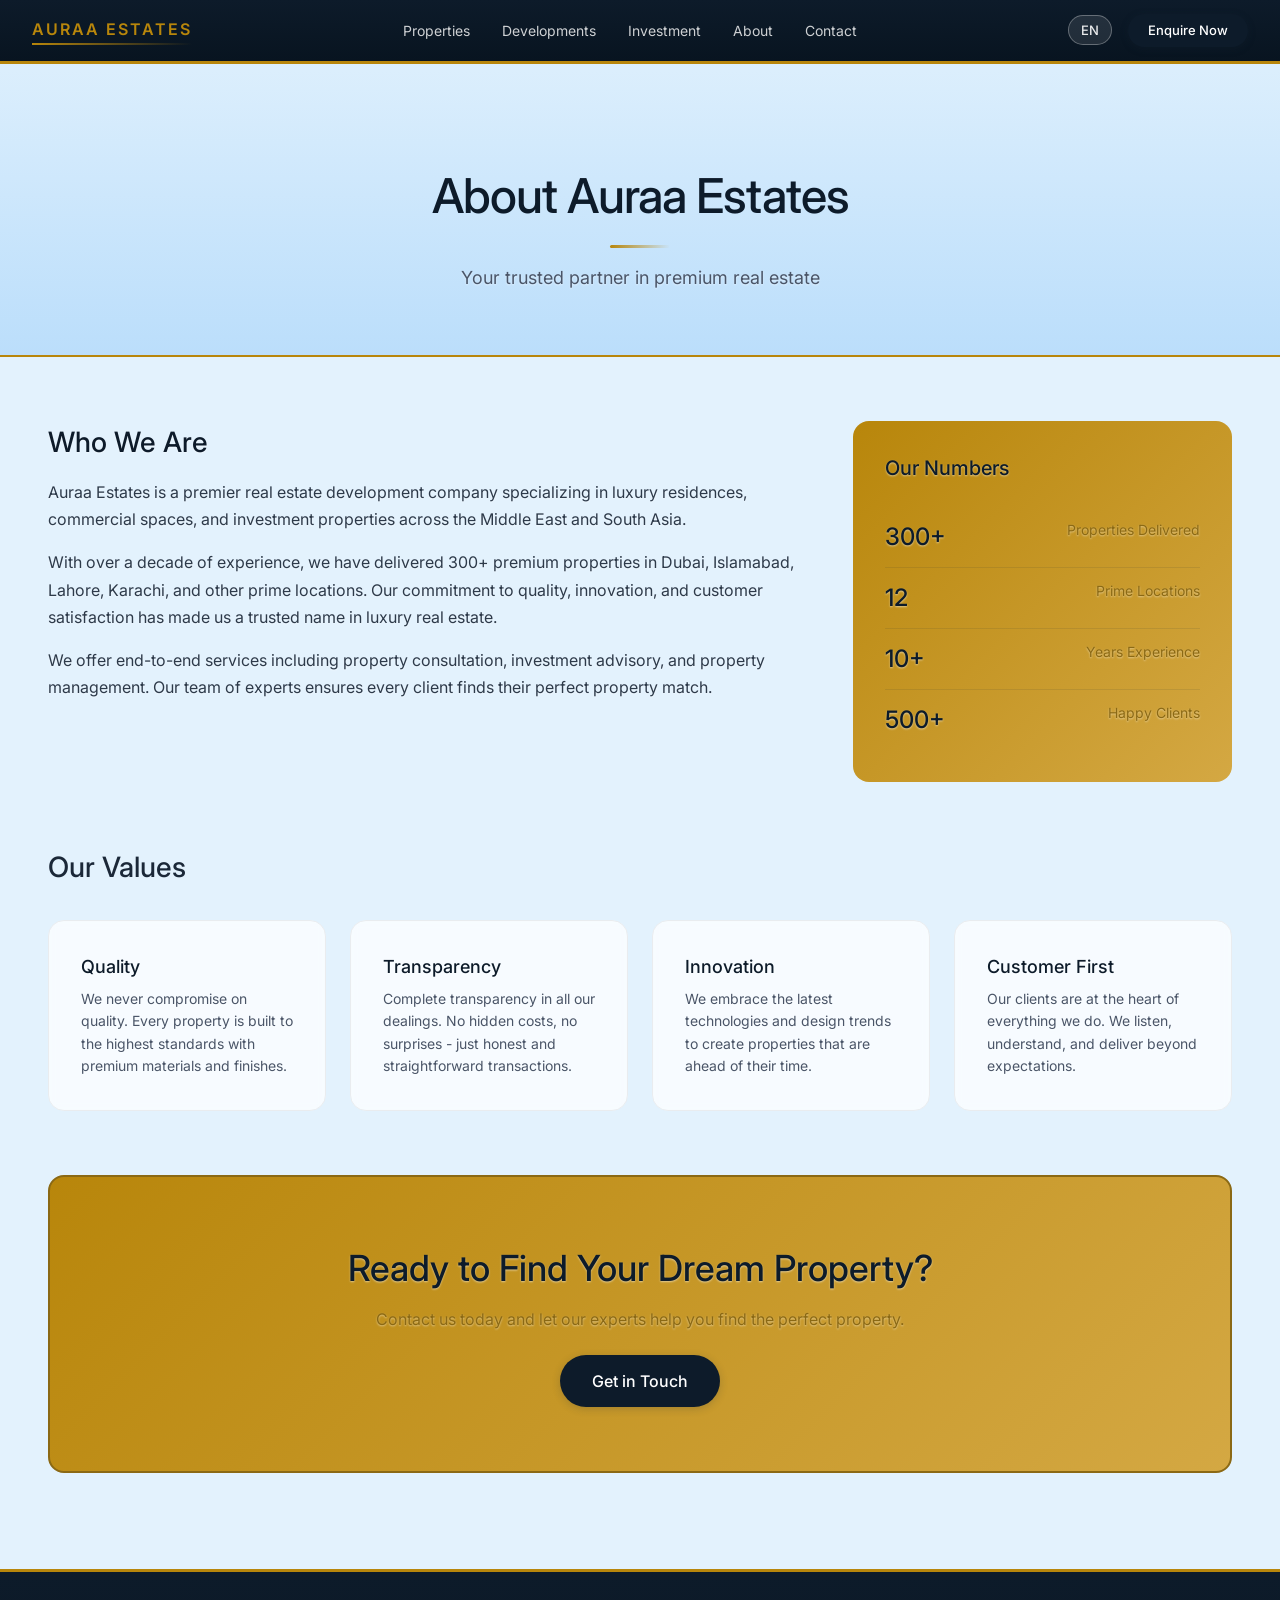
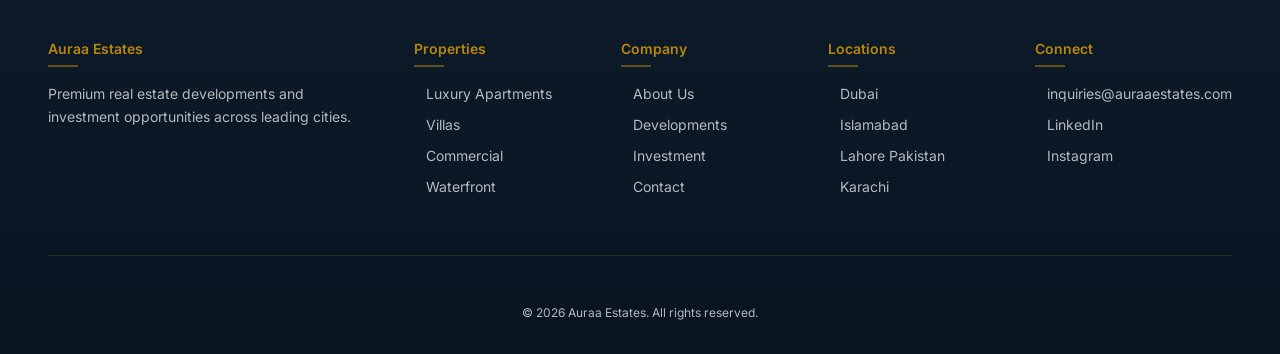
<file: about.html>
<!DOCTYPE html>
<html lang="en">
<head>
  <meta charset="UTF-8">
  <meta name="viewport" content="width=device-width, initial-scale=1.0">
  <title>About | Auraa Estates</title>
  <meta name="description" content="Learn about Auraa Estates - your trusted partner in premium real estate development and investment.">
  <link rel="icon" type="image/svg+xml" href="favicon.svg">
  <link rel="preconnect" href="https://fonts.googleapis.com">
  <link rel="preconnect" href="https://fonts.gstatic.com" crossorigin>
  <link href="https://fonts.googleapis.com/css2?family=Inter:wght@300;400;500;600&display=swap" rel="stylesheet">
  <link rel="stylesheet" href="style.css">
</head>
<body>

  <!-- Top Navigation -->
  <nav class="top-nav" id="topNav">
    <div class="nav-inner">
      <a href="index.html" class="nav-wordmark">AURAA ESTATES</a>
      <div class="nav-links" id="navLinks">
        <a href="properties.html" class="nav-link">Properties</a>
        <a href="developments.html" class="nav-link">Developments</a>
        <a href="investment.html" class="nav-link">Investment</a>
        <a href="about.html" class="nav-link active">About</a>
        <a href="mailto:inquiries@auraaestates.com?subject=Inquiry%20from%20Website" class="nav-link">Contact</a>
      </div>
      <div class="nav-right">
        <button class="lang-toggle" id="langToggle">EN</button>
        <a href="mailto:inquiries@auraaestates.com?subject=Inquiry%20from%20Website" class="btn btn-primary nav-cta">Enquire Now</a>
      </div>
      <button class="hamburger" id="hamburger" aria-label="Toggle navigation">
        <span></span><span></span><span></span>
      </button>
    </div>
  </nav>

  <!-- Mobile Nav Overlay -->
  <div class="mobile-nav-overlay" id="mobileNav">
    <div class="mobile-nav-content">
      <a href="properties.html" class="mobile-nav-link">Properties</a>
      <a href="developments.html" class="mobile-nav-link">Developments</a>
      <a href="investment.html" class="mobile-nav-link">Investment</a>
      <a href="about.html" class="mobile-nav-link">About</a>
      <a href="mailto:inquiries@auraaestates.com?subject=Inquiry%20from%20Website" class="mobile-nav-link">Contact</a>
      <a href="mailto:inquiries@auraaestates.com?subject=Inquiry%20from%20Website" class="btn btn-primary mobile-cta">Enquire Now</a>
    </div>
  </div>

  <!-- Page Hero -->
  <section class="page-hero">
    <div class="page-hero-inner">
      <h1 class="page-title">About Auraa Estates</h1>
      <p class="page-subtitle">Your trusted partner in premium real estate</p>
    </div>
  </section>

  <!-- About Content -->
  <section class="page-content">
    <div class="page-content-inner">
      <div class="about-full">
        <div class="about-main">
          <h2>Who We Are</h2>
          <p>Auraa Estates is a premier real estate development company specializing in luxury residences, commercial spaces, and investment properties across the Middle East and South Asia.</p>
          <p>With over a decade of experience, we have delivered 300+ premium properties in Dubai, Islamabad, Lahore, Karachi, and other prime locations. Our commitment to quality, innovation, and customer satisfaction has made us a trusted name in luxury real estate.</p>
          <p>We offer end-to-end services including property consultation, investment advisory, and property management. Our team of experts ensures every client finds their perfect property match.</p>
        </div>
        <div class="about-sidebar">
          <div class="about-stats-card">
            <h3>Our Numbers</h3>
            <div class="about-stat">
              <span class="about-stat-number">300+</span>
              <span class="about-stat-label">Properties Delivered</span>
            </div>
            <div class="about-stat">
              <span class="about-stat-number">12</span>
              <span class="about-stat-label">Prime Locations</span>
            </div>
            <div class="about-stat">
              <span class="about-stat-number">10+</span>
              <span class="about-stat-label">Years Experience</span>
            </div>
            <div class="about-stat">
              <span class="about-stat-number">500+</span>
              <span class="about-stat-label">Happy Clients</span>
            </div>
          </div>
        </div>
      </div>

      <!-- Values -->
      <div class="values-section">
        <h2>Our Values</h2>
        <div class="values-grid">
          <div class="value-card">
            <h3>Quality</h3>
            <p>We never compromise on quality. Every property is built to the highest standards with premium materials and finishes.</p>
          </div>
          <div class="value-card">
            <h3>Transparency</h3>
            <p>Complete transparency in all our dealings. No hidden costs, no surprises - just honest and straightforward transactions.</p>
          </div>
          <div class="value-card">
            <h3>Innovation</h3>
            <p>We embrace the latest technologies and design trends to create properties that are ahead of their time.</p>
          </div>
          <div class="value-card">
            <h3>Customer First</h3>
            <p>Our clients are at the heart of everything we do. We listen, understand, and deliver beyond expectations.</p>
          </div>
        </div>
      </div>

      <!-- CTA -->
      <div class="about-cta">
        <h2>Ready to Find Your Dream Property?</h2>
        <p>Contact us today and let our experts help you find the perfect property.</p>
        <a href="mailto:inquiries@auraaestates.com?subject=General%20Inquiry" class="btn btn-primary btn-lg">Get in Touch</a>
      </div>
    </div>
  </section>

  <!-- Footer -->
  <footer class="footer">
    <div class="footer-inner">
      <div class="footer-col">
        <h4 class="footer-heading">Auraa Estates</h4>
        <p class="footer-text">Premium real estate developments and investment opportunities across leading cities.</p>
      </div>
      <div class="footer-col">
        <h4 class="footer-heading">Properties</h4>
        <a href="properties.html" class="footer-link">Luxury Apartments</a>
        <a href="properties.html" class="footer-link">Villas</a>
        <a href="properties.html" class="footer-link">Commercial</a>
        <a href="properties.html" class="footer-link">Waterfront</a>
      </div>
      <div class="footer-col">
        <h4 class="footer-heading">Company</h4>
        <a href="about.html" class="footer-link">About Us</a>
        <a href="developments.html" class="footer-link">Developments</a>
        <a href="investment.html" class="footer-link">Investment</a>
        <a href="mailto:inquiries@auraaestates.com?subject=Inquiry%20from%20Website" class="footer-link">Contact</a>
      </div>
      <div class="footer-col">
        <h4 class="footer-heading">Locations</h4>
        <a href="#" class="footer-link">Dubai</a>
        <a href="#" class="footer-link">Islamabad</a>
        <a href="#" class="footer-link">Lahore Pakistan</a>
        <a href="#" class="footer-link">Karachi</a>
      </div>
      <div class="footer-col">
        <h4 class="footer-heading">Connect</h4>
        <a href="mailto:inquiries@auraaestates.com" class="footer-link">inquiries@auraaestates.com</a>
        <a href="#" class="footer-link">LinkedIn</a>
        <a href="#" class="footer-link">Instagram</a>
      </div>
    </div>
    <div class="footer-bottom">
      <p class="footer-copy">&copy; 2026 Auraa Estates. All rights reserved.</p>
    </div>
  </footer>

  <script>
    document.getElementById('hamburger').addEventListener('click', function() {
      this.classList.toggle('active');
      document.getElementById('mobileNav').classList.toggle('active');
      document.body.classList.toggle('nav-open');
    });
    document.querySelectorAll('.mobile-nav-link, .mobile-cta').forEach(function(link) {
      link.addEventListener('click', function() {
        document.getElementById('hamburger').classList.remove('active');
        document.getElementById('mobileNav').classList.remove('active');
        document.body.classList.remove('nav-open');
      });
    });
    (function() {
      var b = document.createElement('button');
      b.className = 'back-to-top';
      b.innerHTML = '<svg width="20" height="20" viewBox="0 0 24 24" fill="none" stroke="currentColor" stroke-width="2"><path d="M18 15l-6-6-6 6"/></svg>';
      b.setAttribute('aria-label', 'Back to top');
      document.body.appendChild(b);
      window.addEventListener('scroll', function() { b.classList.toggle('visible', window.scrollY > 400); }, { passive: true });
      b.addEventListener('click', function() { window.scrollTo({ top: 0, behavior: 'smooth' }); });
    })();
  </script>
</body>
</html>
</file>
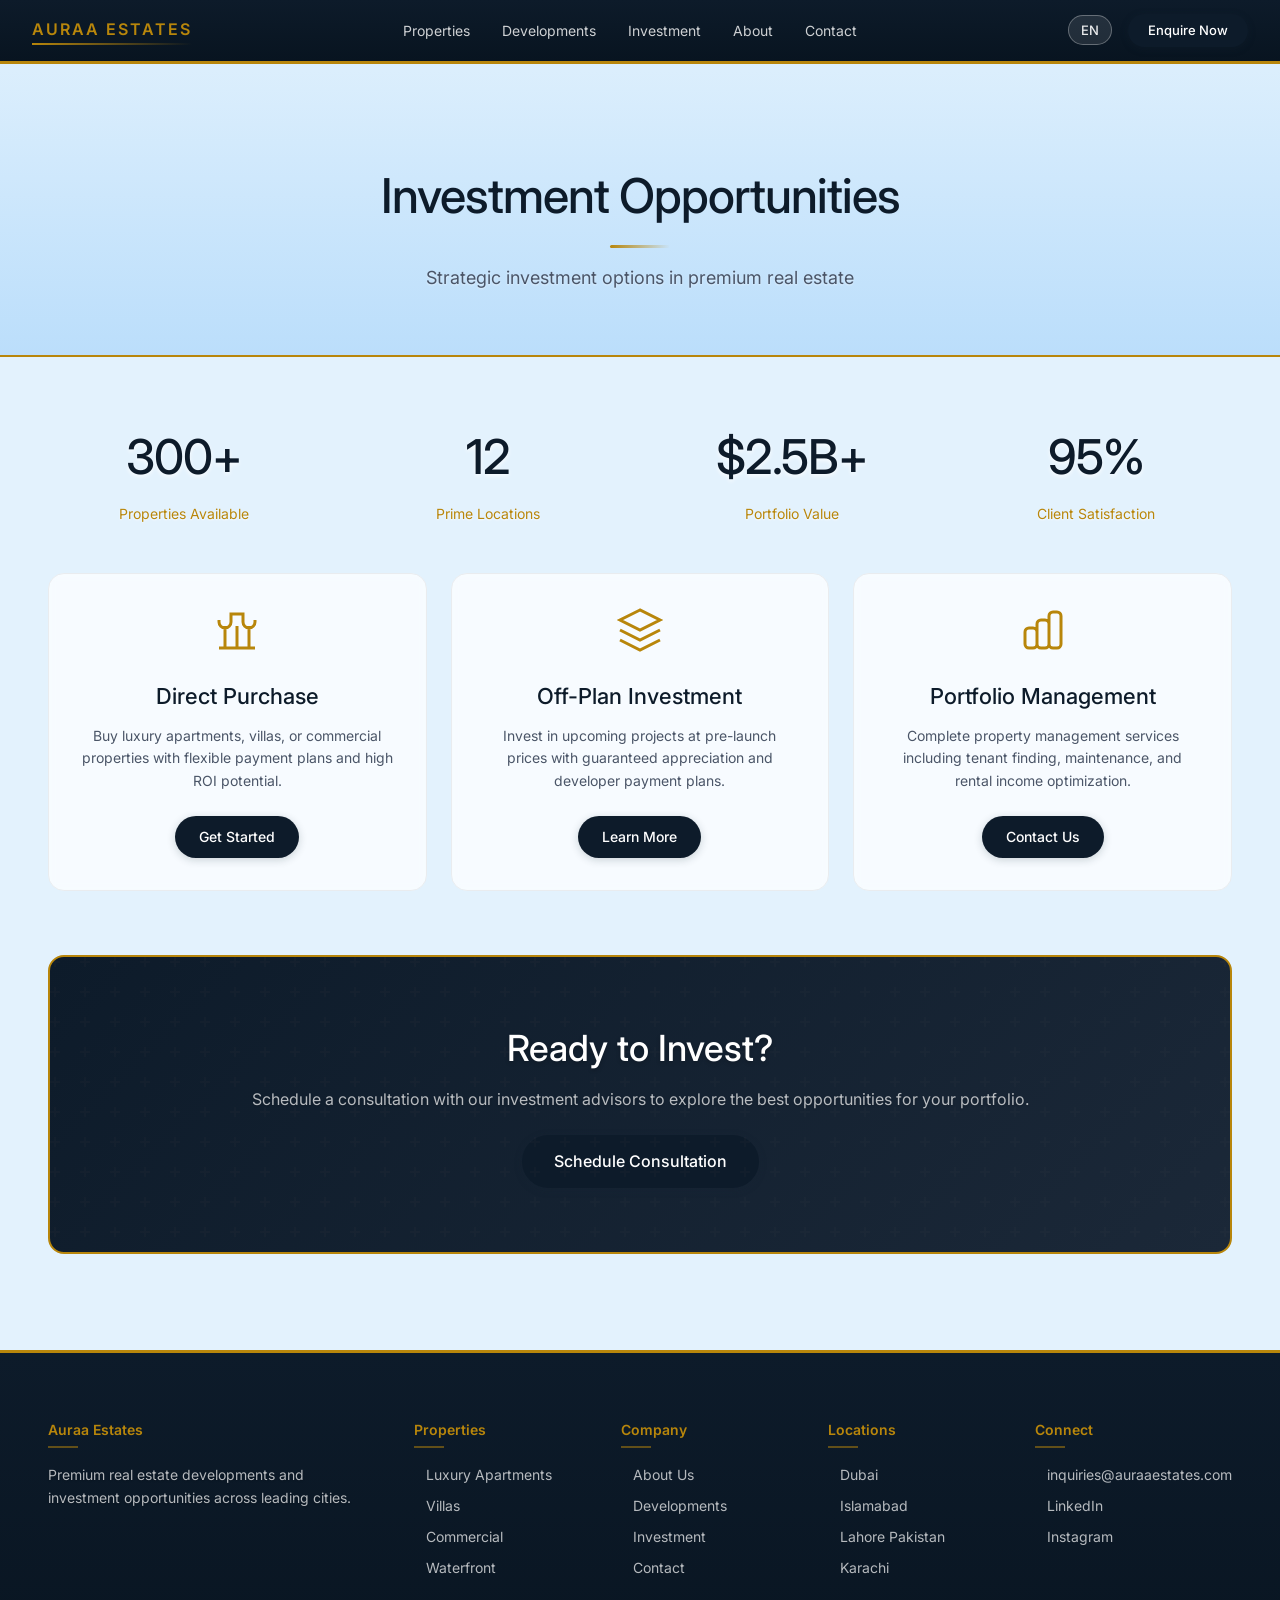
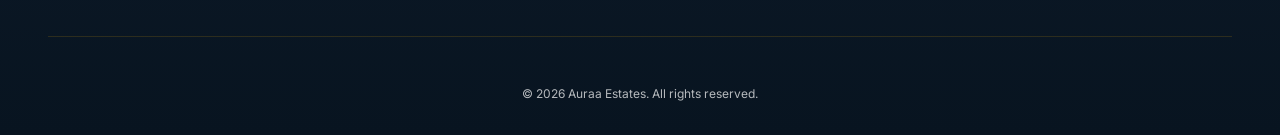
<file: investment.html>
<!DOCTYPE html>
<html lang="en">
<head>
  <meta charset="UTF-8">
  <meta name="viewport" content="width=device-width, initial-scale=1.0">
  <title>Investment | Auraa Estates</title>
  <meta name="description" content="Strategic investment opportunities in premium real estate across Dubai, Islamabad, and Lahore.">
  <link rel="icon" type="image/svg+xml" href="favicon.svg">
  <link rel="preconnect" href="https://fonts.googleapis.com">
  <link rel="preconnect" href="https://fonts.gstatic.com" crossorigin>
  <link href="https://fonts.googleapis.com/css2?family=Inter:wght@300;400;500;600&display=swap" rel="stylesheet">
  <link rel="stylesheet" href="style.css">
</head>
<body>

  <!-- Top Navigation -->
  <nav class="top-nav" id="topNav">
    <div class="nav-inner">
      <a href="index.html" class="nav-wordmark">AURAA ESTATES</a>
      <div class="nav-links" id="navLinks">
        <a href="properties.html" class="nav-link">Properties</a>
        <a href="developments.html" class="nav-link">Developments</a>
        <a href="investment.html" class="nav-link active">Investment</a>
        <a href="about.html" class="nav-link">About</a>
        <a href="mailto:inquiries@auraaestates.com?subject=Inquiry%20from%20Website" class="nav-link">Contact</a>
      </div>
      <div class="nav-right">
        <button class="lang-toggle" id="langToggle">EN</button>
        <a href="mailto:inquiries@auraaestates.com?subject=Inquiry%20from%20Website" class="btn btn-primary nav-cta">Enquire Now</a>
      </div>
      <button class="hamburger" id="hamburger" aria-label="Toggle navigation">
        <span></span><span></span><span></span>
      </button>
    </div>
  </nav>

  <!-- Mobile Nav Overlay -->
  <div class="mobile-nav-overlay" id="mobileNav">
    <div class="mobile-nav-content">
      <a href="properties.html" class="mobile-nav-link">Properties</a>
      <a href="developments.html" class="mobile-nav-link">Developments</a>
      <a href="investment.html" class="mobile-nav-link">Investment</a>
      <a href="about.html" class="mobile-nav-link">About</a>
      <a href="mailto:inquiries@auraaestates.com?subject=Inquiry%20from%20Website" class="mobile-nav-link">Contact</a>
      <a href="mailto:inquiries@auraaestates.com?subject=Inquiry%20from%20Website" class="btn btn-primary mobile-cta">Enquire Now</a>
    </div>
  </div>

  <!-- Page Hero -->
  <section class="page-hero">
    <div class="page-hero-inner">
      <h1 class="page-title">Investment Opportunities</h1>
      <p class="page-subtitle">Strategic investment options in premium real estate</p>
    </div>
  </section>

  <!-- Investment Stats -->
  <section class="page-content">
    <div class="page-content-inner">
      <div class="investment-stats">
        <div class="stat-item">
          <span class="stat-number">300+</span>
          <span class="stat-label">Properties Available</span>
        </div>
        <div class="stat-item">
          <span class="stat-number">12</span>
          <span class="stat-label">Prime Locations</span>
        </div>
        <div class="stat-item">
          <span class="stat-number">$2.5B+</span>
          <span class="stat-label">Portfolio Value</span>
        </div>
        <div class="stat-item">
          <span class="stat-number">95%</span>
          <span class="stat-label">Client Satisfaction</span>
        </div>
      </div>

      <!-- Investment Options -->
      <div class="invest-grid">
        <div class="invest-card">
          <div class="invest-card-icon">
            <svg width="48" height="48" viewBox="0 0 24 24" fill="none" stroke="currentColor" stroke-width="1.5">
              <path d="M3 21h18M3 7v1a3 3 0 006 0V7m0 0V4h6v3m0 0v1a3 3 0 006 0V7M6 21V10m6 11V10m6 11V10"/>
            </svg>
          </div>
          <h3>Direct Purchase</h3>
          <p>Buy luxury apartments, villas, or commercial properties with flexible payment plans and high ROI potential.</p>
          <a href="mailto:inquiries@auraaestates.com?subject=Direct%20Purchase%20Inquiry" class="btn btn-primary">Get Started</a>
        </div>
        <div class="invest-card">
          <div class="invest-card-icon">
            <svg width="48" height="48" viewBox="0 0 24 24" fill="none" stroke="currentColor" stroke-width="1.5">
              <path d="M12 2L2 7l10 5 10-5-10-5zM2 17l10 5 10-5M2 12l10 5 10-5"/>
            </svg>
          </div>
          <h3>Off-Plan Investment</h3>
          <p>Invest in upcoming projects at pre-launch prices with guaranteed appreciation and developer payment plans.</p>
          <a href="mailto:inquiries@auraaestates.com?subject=Off-Plan%20Investment%20Inquiry" class="btn btn-primary">Learn More</a>
        </div>
        <div class="invest-card">
          <div class="invest-card-icon">
            <svg width="48" height="48" viewBox="0 0 24 24" fill="none" stroke="currentColor" stroke-width="1.5">
              <path d="M9 19v-6a2 2 0 00-2-2H5a2 2 0 00-2 2v6a2 2 0 002 2h2a2 2 0 002-2zm0 0V9a2 2 0 012-2h2a2 2 0 012 2v10m-6 0a2 2 0 002 2h2a2 2 0 002-2m0 0V5a2 2 0 012-2h2a2 2 0 012 2v14a2 2 0 01-2 2h-2a2 2 0 01-2-2z"/>
            </svg>
          </div>
          <h3>Portfolio Management</h3>
          <p>Complete property management services including tenant finding, maintenance, and rental income optimization.</p>
          <a href="mailto:inquiries@auraaestates.com?subject=Portfolio%20Management%20Inquiry" class="btn btn-primary">Contact Us</a>
        </div>
      </div>

      <!-- CTA -->
      <div class="invest-cta">
        <h2>Ready to Invest?</h2>
        <p>Schedule a consultation with our investment advisors to explore the best opportunities for your portfolio.</p>
        <a href="mailto:inquiries@auraaestates.com?subject=Investment%20Consultation" class="btn btn-primary btn-lg">Schedule Consultation</a>
      </div>
    </div>
  </section>

  <!-- Footer -->
  <footer class="footer">
    <div class="footer-inner">
      <div class="footer-col">
        <h4 class="footer-heading">Auraa Estates</h4>
        <p class="footer-text">Premium real estate developments and investment opportunities across leading cities.</p>
      </div>
      <div class="footer-col">
        <h4 class="footer-heading">Properties</h4>
        <a href="properties.html" class="footer-link">Luxury Apartments</a>
        <a href="properties.html" class="footer-link">Villas</a>
        <a href="properties.html" class="footer-link">Commercial</a>
        <a href="properties.html" class="footer-link">Waterfront</a>
      </div>
      <div class="footer-col">
        <h4 class="footer-heading">Company</h4>
        <a href="about.html" class="footer-link">About Us</a>
        <a href="developments.html" class="footer-link">Developments</a>
        <a href="investment.html" class="footer-link">Investment</a>
        <a href="mailto:inquiries@auraaestates.com?subject=Inquiry%20from%20Website" class="footer-link">Contact</a>
      </div>
      <div class="footer-col">
        <h4 class="footer-heading">Locations</h4>
        <a href="#" class="footer-link">Dubai</a>
        <a href="#" class="footer-link">Islamabad</a>
        <a href="#" class="footer-link">Lahore Pakistan</a>
        <a href="#" class="footer-link">Karachi</a>
      </div>
      <div class="footer-col">
        <h4 class="footer-heading">Connect</h4>
        <a href="mailto:inquiries@auraaestates.com" class="footer-link">inquiries@auraaestates.com</a>
        <a href="#" class="footer-link">LinkedIn</a>
        <a href="#" class="footer-link">Instagram</a>
      </div>
    </div>
    <div class="footer-bottom">
      <p class="footer-copy">&copy; 2026 Auraa Estates. All rights reserved.</p>
    </div>
  </footer>

  <script>
    document.getElementById('hamburger').addEventListener('click', function() {
      this.classList.toggle('active');
      document.getElementById('mobileNav').classList.toggle('active');
      document.body.classList.toggle('nav-open');
    });
    document.querySelectorAll('.mobile-nav-link, .mobile-cta').forEach(function(link) {
      link.addEventListener('click', function() {
        document.getElementById('hamburger').classList.remove('active');
        document.getElementById('mobileNav').classList.remove('active');
        document.body.classList.remove('nav-open');
      });
    });
    (function() {
      var b = document.createElement('button');
      b.className = 'back-to-top';
      b.innerHTML = '<svg width="20" height="20" viewBox="0 0 24 24" fill="none" stroke="currentColor" stroke-width="2"><path d="M18 15l-6-6-6 6"/></svg>';
      b.setAttribute('aria-label', 'Back to top');
      document.body.appendChild(b);
      window.addEventListener('scroll', function() { b.classList.toggle('visible', window.scrollY > 400); }, { passive: true });
      b.addEventListener('click', function() { window.scrollTo({ top: 0, behavior: 'smooth' }); });
    })();
  </script>
</body>
</html>
</file>
<file: style.css>
:root {
  /* Brand & Accent - Premium Luxury Theme */
  --brand-gold: #B8860B;
  --brand-gold-light: #D4A843;
  --brand-gold-deep: #8B6914;
  --gold-light: #FDF8F0;
  --gold-dark: #5D4E37;
  --brand-navy: #0D1B2A;
  --navy-pressed: #081420;
  --brand-burgundy: #722F37;
  --burgundy-light: #F5E6E8;
  --burgundy-dark: #4A1F24;
  --brand-emerald: #2D5A4B;
  --emerald-light: #E8F4F0;
  --brand-cream: #FAF7F2;
  --brand-slate: #4A5568;
  --brand-taupe: #8B7D6B;
  --brand-pearl: #F0EDE8;

  /* Surface - Light Blue */
  --canvas: #E3F2FD;
  --surface: #BBDEFB;
  --surface-soft: #90CAF9;
  --surface-gold: #FFF9DB;
  --surface-pricing-featured: #EDF2FF;
  --hairline: #DEE2E6;
  --hairline-soft: #E9ECEF;
  --hairline-strong: #CED4DA;

  /* Text - Dark on Light Blue */
  --ink-deep: #0D1B2A;
  --ink: #1B2838;
  --charcoal: #2D3A4A;
  --slate: #495057;
  --steel: #6C757D;
  --stone: #ADB5BD;
  --muted: #CED4DA;
  --on-dark: #FFFFFF;
  --on-dark-muted: rgba(255,255,255,0.7);

  /* Semantic */
  --success-accent: #51CF66;
  --brand-red: #FF6B6B;
  --brand-red-dark: #E03131;

  /* Primary alias */
  --primary: #0D1B2A;

  /* Gradient Accents */
  --gradient-gold: linear-gradient(135deg, #B8860B 0%, #D4A843 100%);
  --gradient-navy: linear-gradient(135deg, #0D1B2A 0%, #1B2838 100%);
  --gradient-hero: linear-gradient(180deg, #E3F2FD 0%, #BBDEFB 100%);
}

*, *::before, *::after {
  margin: 0;
  padding: 0;
  box-sizing: border-box;
}

img {
  border: none;
  outline: none;
}

html {
  scroll-behavior: smooth;
}

body {
  font-family: 'Inter', -apple-system, BlinkMacSystemFont, 'Segoe UI', sans-serif;
  font-size: 16px;
  line-height: 1.5;
  color: var(--ink);
  background: var(--canvas);
  -webkit-font-smoothing: antialiased;
  -moz-osx-font-smoothing: grayscale;
  overflow-x: hidden;
}

a {
  text-decoration: none;
  color: inherit;
}

button {
  border: none;
  background: none;
  cursor: pointer;
  font-family: inherit;
}

img {
  display: block;
  max-width: 100%;
}

/* ===================== BUTTONS ===================== */
.btn {
  display: inline-flex;
  align-items: center;
  justify-content: center;
  font-size: 14px;
  font-weight: 500;
  line-height: 1.3;
  padding: 12px 24px;
  border-radius: 9999px;
  transition: all 150ms ease;
  white-space: nowrap;
}

.btn-primary {
  background: var(--primary);
  color: var(--on-dark);
  box-shadow: 0 2px 8px rgba(27,40,56,0.2);
}

.btn-primary:hover {
  background: var(--navy-pressed);
  box-shadow: 0 4px 20px rgba(27,40,56,0.3);
  transform: translateY(-1px);
}

.btn-secondary {
  background: rgba(255,255,255,0.5);
  color: var(--brand-navy);
  border: 1px solid var(--brand-gold);
  backdrop-filter: blur(4px);
}

.btn-secondary:hover {
  background: rgba(184,134,11,0.15);
  border-color: var(--brand-gold-deep);
  color: var(--brand-gold-deep);
}

.btn-on-dark {
  background: var(--on-dark);
  color: var(--primary);
  border: 1px solid var(--brand-gold);
}

.btn-on-dark:hover {
  background: var(--brand-gold-light);
  border-color: var(--brand-gold);
}

/* ===================== TOP NAVIGATION ===================== */
.top-nav {
  position: fixed;
  top: 0;
  left: 0;
  right: 0;
  height: 64px;
  background: linear-gradient(180deg, #0D1B2A 0%, #081420 100%);
  backdrop-filter: blur(8px);
  z-index: 1000;
  border-bottom: 3px solid var(--brand-gold);
}

.nav-inner {
  max-width: 1280px;
  margin: 0 auto;
  padding: 0 32px;
  height: 100%;
  display: flex;
  align-items: center;
  justify-content: space-between;
}

.nav-wordmark {
  font-size: 16px;
  font-weight: 600;
  letter-spacing: 2px;
  color: var(--brand-gold);
  position: relative;
  padding-bottom: 4px;
}

.nav-wordmark::after {
  content: '';
  position: absolute;
  bottom: 0;
  left: 0;
  width: 100%;
  height: 2px;
  background: linear-gradient(90deg, var(--brand-gold) 0%, transparent 100%);
  opacity: 1;
}

.nav-links {
  display: flex;
  gap: 32px;
  align-items: center;
}

.nav-link {
  font-size: 14px;
  font-weight: 400;
  color: rgba(255,255,255,0.8);
  position: relative;
  padding: 4px 0;
  transition: color 150ms ease;
}

.nav-link::after {
  content: '';
  position: absolute;
  bottom: 0;
  left: 0;
  width: 0;
  height: 1px;
  background: var(--brand-gold);
  transition: width 200ms ease;
}

.nav-link:hover {
  color: #FFFFFF;
}

.nav-link:hover::after {
  width: 100%;
}

.nav-right {
  display: flex;
  align-items: center;
  gap: 16px;
}

.lang-toggle {
  font-size: 13px;
  font-weight: 500;
  color: rgba(255,255,255,0.9);
  padding: 6px 12px;
  border: 1px solid rgba(255,255,255,0.3);
  border-radius: 9999px;
  transition: all 150ms ease;
  background: rgba(255,255,255,0.1);
}

.lang-toggle:hover {
  color: #FFFFFF;
  background: rgba(255,255,255,0.2);
}

.nav-cta {
  font-size: 13px;
  padding: 8px 20px;
}

.hamburger {
  display: none;
  flex-direction: column;
  gap: 5px;
  width: 24px;
  padding: 4px 0;
}

.hamburger span {
  display: block;
  height: 1.5px;
  background: #FFFFFF;
  border-radius: 1px;
  transition: all 200ms ease;
}

.hamburger.active span:nth-child(1) {
  transform: rotate(45deg) translate(4px, 5px);
}

.hamburger.active span:nth-child(2) {
  opacity: 0;
}

.hamburger.active span:nth-child(3) {
  transform: rotate(-45deg) translate(4px, -5px);
}

/* Mobile Nav */
.mobile-nav-overlay {
  position: fixed;
  top: 64px;
  left: 0;
  right: 0;
  bottom: 0;
  background: rgba(245,237,228,0.98);
  backdrop-filter: blur(8px);
  z-index: 999;
  display: none;
  padding: 40px 32px;
  border-top: 1px solid var(--hairline-soft);
}

.mobile-nav-overlay.active {
  display: block;
}

.mobile-nav-content {
  display: flex;
  flex-direction: column;
  gap: 24px;
}

.mobile-nav-link {
  font-size: 28px;
  font-weight: 500;
  color: var(--brand-navy);
  letter-spacing: -0.5px;
  transition: all 150ms ease;
  position: relative;
  padding-bottom: 4px;
}

.mobile-nav-link:hover {
  color: var(--brand-gold);
}

.mobile-nav-link::after {
  content: '';
  position: absolute;
  bottom: 0;
  left: 0;
  width: 0;
  height: 2px;
  background: var(--brand-gold);
  transition: width 200ms ease;
}

.mobile-nav-link:hover::after {
  width: 100%;
}

.mobile-cta {
  margin-top: 16px;
  align-self: flex-start;
}

/* ===================== HERO ===================== */
.hero {
  position: relative;
  min-height: 100vh;
  background: linear-gradient(180deg, #E3F2FD 0%, #BBDEFB 50%, #90CAF9 100%);
  display: flex;
  flex-direction: column;
  align-items: center;
  padding-top: 120px;
  overflow: hidden;
}

.hero-content {
  text-align: center;
  z-index: 10;
  padding: 0 24px;
  max-width: 800px;
}

.hero-headline {
  font-size: 80px;
  font-weight: 500;
  line-height: 0.95;
  letter-spacing: -3px;
  color: var(--brand-navy);
  margin-bottom: 24px;
  text-shadow: 0 2px 4px rgba(255,255,255,0.5);
}

.hero-headline em {
  font-style: normal;
  color: #5D4E37;
}

.hero-subheading {
  font-size: 18px;
  font-weight: 400;
  line-height: 1.5;
  color: var(--brand-slate);
  max-width: 620px;
  margin: 0 auto;
  text-shadow: 0 1px 2px rgba(255,255,255,0.5);
}

/* Center Preview */
.center-preview {
  position: absolute;
  top: 50%;
  left: 50%;
  transform: translate(-50%, -50%);
  z-index: 20;
  pointer-events: none;
  opacity: 0;
  transition: opacity 300ms ease;
  text-align: center;
}

.center-preview.active {
  opacity: 1;
  pointer-events: auto;
}

.center-preview-inner {
  display: flex;
  flex-direction: column;
  align-items: center;
  gap: 12px;
}

.preview-image {
  width: 280px;
  height: 180px;
  object-fit: cover;
  border-radius: 8px;
  box-shadow: 0 16px 48px -8px rgba(27,40,56,0.25);
  border: none;
}

.preview-info {
  text-align: center;
}

.preview-title {
  font-size: 22px;
  font-weight: 500;
  color: var(--brand-navy);
  margin-bottom: 4px;
  text-shadow: 0 1px 2px rgba(255,255,255,0.8);
}

.preview-meta {
  font-size: 11px;
  font-weight: 600;
  letter-spacing: 2px;
  text-transform: uppercase;
  color: var(--brand-gold);
  margin-bottom: 8px;
  text-shadow: 0 1px 2px rgba(255,255,255,0.8);
}

.preview-cta {
  font-size: 13px;
  font-weight: 600;
  letter-spacing: 1px;
  text-transform: uppercase;
  color: var(--brand-gold-deep);
  display: inline-block;
  border-bottom: 2px solid var(--brand-gold);
  padding-bottom: 2px;
  transition: all 150ms ease;
  text-shadow: 0 1px 2px rgba(255,255,255,0.8);
}

.preview-cta:hover {
  color: var(--brand-navy);
  border-color: var(--brand-navy);
}

/* Ring Container */
.ring-container {
  position: absolute;
  top: 38%;
  left: 50%;
  transform: translate(-50%, -50%);
  width: 70vw;
  height: 45vh;
  perspective: 1200px;
  pointer-events: auto;
}

.ring-gallery {
  position: absolute;
  top: 0;
  left: 0;
  width: 100%;
  height: 100%;
  transform-style: preserve-3d;
}

/* Panel */
.panel {
  position: absolute;
  left: 50%;
  top: 50%;
  width: 42px;
  height: 112px;
  border-radius: 4px;
  overflow: hidden;
  background: rgba(255,255,255,0.8);
  border: none;
  box-shadow: 0 4px 16px rgba(27,40,56,0.15);
  transform-origin: center center;
  cursor: pointer;
  will-change: transform, opacity;
  transition: all 200ms ease;
}

.panel img {
  width: 100%;
  height: 100%;
  object-fit: cover;
  pointer-events: none;
}

.panel:hover {
  box-shadow: 0 8px 32px rgba(27,40,56,0.25);
  transform: scale(1.05);
}

.panel.active {
  box-shadow: 0 8px 24px rgba(0,0,0,0.2);
}

/* Category Labels */
.category-labels {
  position: absolute;
  bottom: 20px;
  left: 50%;
  transform: translateX(-50%);
  display: flex;
  flex-wrap: wrap;
  justify-content: center;
  gap: 16px 28px;
  max-width: 1000px;
  z-index: 5;
  padding: 0 32px;
}

.category-label {
  font-size: 13px;
  font-weight: 500;
  color: #000000;
  cursor: pointer;
  position: relative;
  padding-bottom: 4px;
  white-space: nowrap;
  transition: color 150ms ease;
  text-shadow: 0 1px 2px rgba(255,255,255,0.8);
}

.category-label::after {
  content: '';
  position: absolute;
  bottom: 0;
  left: 0;
  width: 100%;
  height: 2px;
  background: var(--brand-gold);
  opacity: 0;
  transition: opacity 150ms ease;
}

.category-label:hover {
  color: #1A1B1E;
}

.category-label:hover::after {
  opacity: 1;
}

.category-count {
  font-size: 10px;
  font-weight: 400;
  color: var(--steel);
  vertical-align: super;
  margin-left: 2px;
}

/* Hero Instruction */
.hero-instruction {
  position: absolute;
  bottom: 2px;
  left: 50%;
  transform: translateX(-50%);
  font-size: 11px;
  font-weight: 600;
  letter-spacing: 4px;
  text-transform: uppercase;
  color: var(--brand-gold);
  z-index: 5;
  white-space: nowrap;
  text-shadow: 0 1px 3px rgba(0,0,0,0.3);
}

/* View Controls */
.view-controls {
  position: absolute;
  bottom: 8px;
  left: 0;
  right: 0;
  display: flex;
  justify-content: space-between;
  padding: 0 48px;
  z-index: 5;
  pointer-events: none;
}

.view-btn {
  font-size: 14px;
  font-weight: 500;
  color: var(--brand-navy);
  padding: 8px 0;
  border-bottom: 2px solid var(--brand-gold);
  transition: all 150ms ease;
  pointer-events: auto;
}

.view-btn:hover {
  color: var(--brand-gold-deep);
  border-color: var(--brand-gold-deep);
}

/* ===================== FILTER OVERLAY ===================== */
.filter-overlay {
  position: fixed;
  top: 0;
  left: 0;
  right: 0;
  bottom: 0;
  background: rgba(27,40,56,0.5);
  backdrop-filter: blur(6px);
  z-index: 2000;
  display: none;
  align-items: center;
  justify-content: center;
  opacity: 0;
  transition: opacity 300ms ease;
}

.filter-overlay.active {
  display: flex;
  opacity: 1;
}

.filter-panel {
  background: rgba(245,237,228,0.98);
  backdrop-filter: blur(12px);
  border-radius: 16px;
  width: 90%;
  max-width: 640px;
  max-height: 80vh;
  overflow-y: auto;
  padding: 32px;
  box-shadow: 0 24px 64px -12px rgba(27,40,56,0.25);
  border: 1px solid var(--hairline-soft);
}

.filter-header {
  display: flex;
  justify-content: space-between;
  align-items: center;
  margin-bottom: 32px;
}

.filter-title {
  font-size: 28px;
  font-weight: 500;
  color: var(--brand-navy);
  position: relative;
  display: inline-block;
  padding-bottom: 8px;
}

.filter-title::after {
  content: '';
  position: absolute;
  bottom: 0;
  left: 0;
  width: 40px;
  height: 2px;
  background: linear-gradient(90deg, var(--brand-gold) 0%, transparent 100%);
  border-radius: 2px;
}

.filter-close {
  font-size: 20px;
  color: var(--steel);
  width: 36px;
  height: 36px;
  display: flex;
  align-items: center;
  justify-content: center;
  border-radius: 9999px;
  transition: all 150ms ease;
}

.filter-close:hover {
  background: var(--surface);
  color: var(--ink);
}

.filter-groups {
  display: flex;
  flex-direction: column;
  gap: 24px;
  margin-bottom: 32px;
}

.filter-group {
  display: flex;
  flex-direction: column;
  gap: 12px;
}

.filter-label {
  font-size: 13px;
  font-weight: 600;
  letter-spacing: 0.5px;
  text-transform: uppercase;
  color: var(--brand-gold);
  text-shadow: 0 1px 2px rgba(255,255,255,0.5);
}

.filter-pills {
  display: flex;
  flex-wrap: wrap;
  gap: 8px;
}

.filter-pill {
  font-size: 14px;
  font-weight: 500;
  color: var(--brand-slate);
  padding: 8px 16px;
  border: 1px solid var(--brand-gold);
  border-radius: 9999px;
  transition: all 150ms ease;
  cursor: pointer;
  background: rgba(255,255,255,0.5);
  backdrop-filter: blur(4px);
}

.filter-pill:hover {
  background: rgba(184,134,11,0.15);
  color: var(--brand-navy);
}

.filter-pill.active {
  background: var(--brand-navy);
  color: var(--on-dark);
  border-color: var(--brand-navy);
}

.filter-actions {
  display: flex;
  justify-content: flex-end;
  gap: 12px;
}

/* ===================== GRID VIEW ===================== */
.grid-section {
  padding: 120px 48px 96px;
  max-width: 1280px;
  margin: 0 auto;
}

.grid-header {
  display: flex;
  justify-content: space-between;
  align-items: center;
  margin-bottom: 48px;
}

.grid-title {
  font-size: 36px;
  font-weight: 500;
  color: var(--brand-navy);
  position: relative;
  display: inline-block;
  padding-bottom: 12px;
}

.grid-title::after {
  content: '';
  position: absolute;
  bottom: 0;
  left: 0;
  width: 60px;
  height: 3px;
  background: linear-gradient(90deg, var(--brand-gold) 0%, transparent 100%);
  border-radius: 2px;
}

.grid-container {
  display: grid;
  grid-template-columns: repeat(3, 1fr);
  gap: 24px;
}

.grid-card {
  background: rgba(255,255,255,0.7);
  border: 1px solid var(--hairline-soft);
  border-radius: 16px;
  overflow: hidden;
  transition: all 250ms ease;
  position: relative;
  backdrop-filter: blur(4px);
}

.grid-card::after {
  content: '';
  position: absolute;
  bottom: 0;
  left: 0;
  right: 0;
  height: 3px;
  background: var(--gradient-gold);
  opacity: 0;
  transition: opacity 250ms ease;
}

.grid-card:hover {
  box-shadow: 0 8px 32px rgba(27,40,56,0.12);
  transform: translateY(-4px);
}

.grid-card:hover::after {
  opacity: 1;
}

.grid-card-image {
  width: 100%;
  height: 200px;
  object-fit: cover;
  transition: transform 500ms ease;
}

.grid-card:hover .grid-card-image {
  transform: scale(1.05);
}

.grid-card-body {
  padding: 24px;
}

.grid-card-title {
  font-size: 18px;
  font-weight: 500;
  color: var(--brand-navy);
  margin-bottom: 4px;
  text-shadow: 0 1px 2px rgba(255,255,255,0.5);
}

.grid-card-meta {
  font-size: 13px;
  color: var(--brand-slate);
  margin-bottom: 8px;
  text-shadow: 0 1px 2px rgba(255,255,255,0.5);
}

.grid-card-price {
  font-size: 14px;
  font-weight: 500;
  color: var(--brand-navy);
  text-shadow: 0 1px 2px rgba(255,255,255,0.5);
}

.grid-card-status {
  display: inline-block;
  font-size: 11px;
  font-weight: 600;
  letter-spacing: 0.5px;
  text-transform: uppercase;
  padding: 4px 10px;
  border-radius: 9999px;
  margin-top: 8px;
  text-shadow: 0 1px 2px rgba(255,255,255,0.5);
}

.status-ready {
  background: rgba(184,134,11,0.15);
  color: var(--brand-gold-deep);
  border: 1px solid var(--brand-gold);
}

.status-construction {
  background: rgba(184,134,11,0.2);
  color: var(--brand-gold-deep);
  border: 1px solid var(--brand-gold);
}

.status-launch {
  background: rgba(27,40,56,0.1);
  color: var(--brand-navy);
  border: 1px solid var(--brand-navy);
}

.status-sold {
  background: rgba(114,47,55,0.1);
  color: var(--brand-burgundy);
  border: 1px solid var(--brand-burgundy);
}

/* ===================== FOOTER ===================== */
.footer {
  background: linear-gradient(180deg, #0D1B2A 0%, #081420 100%);
  color: var(--on-dark);
  padding: 64px 48px 32px;
  position: relative;
  border-top: 3px solid var(--brand-gold);
}

.footer-inner {
  max-width: 1280px;
  margin: 0 auto;
  display: grid;
  grid-template-columns: 2fr repeat(4, 1fr);
  gap: 48px;
  margin-bottom: 48px;
}

.footer-heading {
  font-size: 14px;
  font-weight: 600;
  margin-bottom: 16px;
  color: var(--brand-gold);
  position: relative;
  display: inline-block;
  padding-bottom: 8px;
}

.footer-heading::after {
  content: '';
  position: absolute;
  bottom: 0;
  left: 0;
  width: 30px;
  height: 2px;
  background: var(--brand-gold);
  opacity: 0.5;
}

.footer-text {
  font-size: 14px;
  line-height: 1.6;
  color: var(--on-dark-muted);
  text-shadow: 0 1px 2px rgba(0,0,0,0.2);
}

.footer-link {
  display: block;
  font-size: 14px;
  color: var(--on-dark-muted);
  margin-bottom: 10px;
  transition: all 150ms ease;
  position: relative;
  padding-left: 12px;
}

.footer-link::before {
  content: '';
  position: absolute;
  left: 0;
  top: 50%;
  transform: translateY(-50%);
  width: 4px;
  height: 4px;
  background: var(--brand-gold);
  border-radius: 50%;
  opacity: 0;
  transition: opacity 150ms ease;
}

.footer-link:hover {
  color: var(--brand-gold);
  padding-left: 16px;
}

.footer-link:hover::before {
  opacity: 1;
}

.footer-bottom {
  max-width: 1280px;
  margin: 0 auto;
  padding-top: 24px;
  border-top: 1px solid rgba(184,134,11,0.2);
}

.footer-copy {
  font-size: 12px;
  color: var(--on-dark-muted);
  text-align: center;
  margin-top: 24px;
}

/* ===================== PAGE STYLES ===================== */
.page-hero {
  padding: 160px 48px 64px;
  background: linear-gradient(180deg, #E3F2FD 0%, #BBDEFB 100%);
  text-align: center;
  position: relative;
  border-bottom: 2px solid var(--brand-gold);
}

.page-hero-inner {
  max-width: 800px;
  margin: 0 auto;
}

.page-title {
  font-size: 48px;
  font-weight: 500;
  color: var(--brand-navy);
  letter-spacing: -1px;
  margin-bottom: 16px;
  position: relative;
  display: inline-block;
  padding-bottom: 16px;
}

.page-title::after {
  content: '';
  position: absolute;
  bottom: 0;
  left: 50%;
  transform: translateX(-50%);
  width: 60px;
  height: 3px;
  background: linear-gradient(90deg, var(--brand-gold) 0%, transparent 100%);
  border-radius: 2px;
}

.page-subtitle {
  font-size: 18px;
  color: var(--brand-slate);
  text-shadow: 0 1px 2px rgba(255,255,255,0.5);
}

.page-content {
  padding: 64px 48px 96px;
}

.page-content-inner {
  max-width: 1280px;
  margin: 0 auto;
}

/* Property Filters */
.property-filters {
  display: flex;
  flex-wrap: wrap;
  gap: 8px;
  margin-bottom: 40px;
}

.filter-btn {
  font-size: 14px;
  font-weight: 500;
  color: var(--brand-slate);
  padding: 8px 16px;
  border: 1px solid var(--brand-gold);
  border-radius: 9999px;
  background: rgba(255,255,255,0.5);
  transition: all 150ms ease;
  backdrop-filter: blur(4px);
}

.filter-btn:hover {
  background: rgba(184,134,11,0.15);
  color: var(--brand-navy);
}

.filter-btn.active {
  background: var(--brand-navy);
  color: var(--on-dark);
  border-color: var(--brand-navy);
}

/* Property Grid */
.property-grid {
  display: grid;
  grid-template-columns: repeat(3, 1fr);
  gap: 24px;
}

/* Development Grid */
.dev-grid {
  display: flex;
  flex-direction: column;
  gap: 40px;
}

.dev-card {
  display: grid;
  grid-template-columns: 1fr 1fr;
  gap: 40px;
  background: rgba(255,255,255,0.7);
  border: 1px solid var(--hairline-soft);
  border-radius: 16px;
  overflow: hidden;
  align-items: center;
  transition: all 300ms ease;
  position: relative;
  backdrop-filter: blur(4px);
}

.dev-card::after {
  content: '';
  position: absolute;
  bottom: 0;
  left: 0;
  right: 0;
  height: 3px;
  background: var(--gradient-gold);
  opacity: 0;
  transition: opacity 250ms ease;
}

.dev-card:hover {
  box-shadow: 0 12px 40px rgba(27,40,56,0.15);
}

.dev-card:hover::after {
  opacity: 1;
}

.dev-card:nth-child(even) {
  direction: rtl;
}

.dev-card:nth-child(even) > * {
  direction: ltr;
}

.dev-card-image {
  width: 100%;
  height: 300px;
  object-fit: cover;
  transition: transform 500ms ease;
}

.dev-card:hover .dev-card-image {
  transform: scale(1.05);
}

.dev-card-body {
  padding: 32px;
}

.dev-card-title {
  font-size: 28px;
  font-weight: 500;
  color: var(--brand-navy);
  margin-bottom: 12px;
  text-shadow: 0 1px 2px rgba(255,255,255,0.5);
}

.dev-card-desc {
  font-size: 15px;
  color: var(--brand-slate);
  line-height: 1.6;
  margin-bottom: 16px;
  text-shadow: 0 1px 2px rgba(255,255,255,0.5);
}

.dev-card-meta {
  display: flex;
  gap: 24px;
  font-size: 13px;
  color: var(--brand-gold);
  margin-bottom: 24px;
  text-shadow: 0 1px 2px rgba(255,255,255,0.5);
}

/* Investment Grid */
.invest-grid {
  display: grid;
  grid-template-columns: repeat(3, 1fr);
  gap: 24px;
  margin-bottom: 64px;
}

.invest-card {
  background: rgba(255,255,255,0.7);
  border: 1px solid var(--hairline-soft);
  border-radius: 16px;
  padding: 32px;
  text-align: center;
  transition: all 250ms ease;
  position: relative;
  overflow: hidden;
  backdrop-filter: blur(4px);
}

.invest-card::before {
  content: '';
  position: absolute;
  top: 0;
  left: 0;
  right: 0;
  height: 3px;
  background: var(--gradient-gold);
  opacity: 0;
  transition: opacity 250ms ease;
}

.invest-card:hover {
  box-shadow: 0 8px 32px rgba(27,40,56,0.12);
  transform: translateY(-4px);
}

.invest-card:hover::before {
  opacity: 1;
}

.invest-card-icon {
  color: var(--brand-gold);
  margin-bottom: 20px;
}

.invest-card h3 {
  font-size: 22px;
  font-weight: 500;
  color: var(--brand-navy);
  margin-bottom: 12px;
  text-shadow: 0 1px 2px rgba(255,255,255,0.5);
}

.invest-card p {
  font-size: 14px;
  color: var(--brand-slate);
  line-height: 1.6;
  margin-bottom: 24px;
  text-shadow: 0 1px 2px rgba(255,255,255,0.5);
}

.invest-cta {
  text-align: center;
  padding: 64px;
  background: linear-gradient(135deg, #0D1B2A 0%, #1B2838 100%);
  border-radius: 16px;
  position: relative;
  overflow: hidden;
  border: 2px solid var(--brand-gold);
}

.invest-cta::before {
  content: '';
  position: absolute;
  top: 0;
  left: 0;
  right: 0;
  bottom: 0;
  background: url("data:image/svg+xml,%3Csvg width='60' height='60' viewBox='0 0 60 60' xmlns='http://www.w3.org/2000/svg'%3E%3Cg fill='none' fill-rule='evenodd'%3E%3Cg fill='%23C9A96E' fill-opacity='0.05'%3E%3Cpath d='M36 34v-4h-2v4h-4v2h4v4h2v-4h4v-2h-4zm0-30V0h-2v4h-4v2h4v4h2V6h4V4h-4zM6 34v-4H4v4H0v2h4v4h2v-4h4v-2H6zM6 4V0H4v4H0v2h4v4h2V6h4V4H6z'/%3E%3C/g%3E%3C/g%3E%3C/svg%3E");
  opacity: 0.5;
}

.invest-cta h2 {
  font-size: 36px;
  font-weight: 500;
  color: var(--on-dark);
  margin-bottom: 12px;
  position: relative;
  text-shadow: 0 2px 4px rgba(0,0,0,0.2);
}

.invest-cta p {
  font-size: 16px;
  color: var(--on-dark-muted);
  margin-bottom: 24px;
  position: relative;
  text-shadow: 0 1px 2px rgba(0,0,0,0.2);
}

/* About Page */
.about-full {
  display: grid;
  grid-template-columns: 2fr 1fr;
  gap: 48px;
  margin-bottom: 64px;
}

.about-main h2 {
  font-size: 28px;
  font-weight: 500;
  color: var(--brand-navy);
  margin-bottom: 16px;
  text-shadow: 0 1px 2px rgba(255,255,255,0.5);
}

.about-main p {
  font-size: 16px;
  color: var(--charcoal);
  line-height: 1.7;
  margin-bottom: 16px;
  text-shadow: 0 1px 2px rgba(255,255,255,0.5);
}

.about-stats-card {
  background: linear-gradient(135deg, #B8860B 0%, #D4A843 100%);
  border-radius: 16px;
  padding: 32px;
  color: var(--brand-navy);
}

.about-stats-card h3 {
  font-size: 20px;
  font-weight: 500;
  color: var(--brand-navy);
  margin-bottom: 24px;
  text-shadow: 0 1px 2px rgba(255,255,255,0.5);
}

.about-stat {
  display: flex;
  justify-content: space-between;
  padding: 12px 0;
  border-bottom: 1px solid rgba(27,40,56,0.1);
}

.about-stat:last-child {
  border-bottom: none;
}

.about-stat-number {
  font-size: 24px;
  font-weight: 500;
  color: var(--brand-navy);
  text-shadow: 0 1px 2px rgba(255,255,255,0.5);
}

.about-stat-label {
  font-size: 14px;
  color: var(--brand-gold-deep);
  text-shadow: 0 1px 2px rgba(255,255,255,0.5);
}

/* Values */
.values-section {
  margin-bottom: 64px;
}

.values-section h2 {
  font-size: 28px;
  font-weight: 500;
  color: var(--ink);
  margin-bottom: 32px;
}

.values-grid {
  display: grid;
  grid-template-columns: repeat(4, 1fr);
  gap: 24px;
}

.value-card {
  background: rgba(255,255,255,0.7);
  border: 1px solid var(--hairline-soft);
  border-radius: 16px;
  padding: 32px;
  transition: all 250ms ease;
  position: relative;
  overflow: hidden;
  backdrop-filter: blur(4px);
}

.value-card::before {
  content: '';
  position: absolute;
  top: 0;
  left: 0;
  right: 0;
  height: 3px;
  background: var(--gradient-gold);
  opacity: 0;
  transition: opacity 250ms ease;
}

.value-card:hover {
  box-shadow: 0 8px 32px rgba(27,40,56,0.12);
  transform: translateY(-4px);
}

.value-card:hover::before {
  opacity: 1;
}

.value-card h3 {
  font-size: 18px;
  font-weight: 500;
  color: var(--brand-navy);
  margin-bottom: 8px;
  text-shadow: 0 1px 2px rgba(255,255,255,0.5);
}

.value-card p {
  font-size: 14px;
  color: var(--brand-slate);
  line-height: 1.6;
  text-shadow: 0 1px 2px rgba(255,255,255,0.5);
}

/* About CTA */
.about-cta {
  text-align: center;
  padding: 64px;
  background: linear-gradient(135deg, #B8860B 0%, #D4A843 100%);
  border-radius: 16px;
  position: relative;
  border: 2px solid var(--brand-gold-deep);
}

.about-cta h2 {
  font-size: 36px;
  font-weight: 500;
  color: var(--brand-navy);
  margin-bottom: 12px;
  text-shadow: 0 1px 2px rgba(255,255,255,0.5);
}

.about-cta p {
  font-size: 16px;
  color: var(--brand-gold-deep);
  margin-bottom: 24px;
  text-shadow: 0 1px 2px rgba(255,255,255,0.5);
}

/* ===================== CONTENT SECTIONS ===================== */
.content-section {
  padding: 96px 48px;
  background: var(--canvas);
}

.content-section-alt {
  background: var(--surface);
}

.content-inner {
  max-width: 1280px;
  margin: 0 auto;
}

.section-title {
  font-size: 36px;
  font-weight: 500;
  color: var(--brand-navy);
  margin-bottom: 12px;
  letter-spacing: -0.5px;
  position: relative;
  display: inline-block;
  padding-bottom: 12px;
}

.section-title::after {
  content: '';
  position: absolute;
  bottom: 0;
  left: 0;
  width: 80px;
  height: 3px;
  background: linear-gradient(90deg, var(--brand-gold) 0%, transparent 100%);
  border-radius: 2px;
}

.section-subtitle {
  font-size: 18px;
  color: var(--brand-slate);
  margin-bottom: 48px;
  text-shadow: 0 1px 2px rgba(255,255,255,0.5);
}

.content-grid {
  display: grid;
  grid-template-columns: repeat(4, 1fr);
  gap: 24px;
}

.content-card {
  background: rgba(255,255,255,0.7);
  border: 1px solid var(--hairline-soft);
  border-radius: 16px;
  padding: 32px;
  transition: all 250ms ease;
  position: relative;
  overflow: hidden;
  backdrop-filter: blur(4px);
}

.content-card::before {
  content: '';
  position: absolute;
  top: 0;
  left: 0;
  right: 0;
  height: 3px;
  background: var(--gradient-gold);
  opacity: 0;
  transition: opacity 250ms ease;
}

.content-card:hover {
  box-shadow: 0 8px 32px rgba(27,40,56,0.12);
  transform: translateY(-4px);
  border-color: var(--brand-gold-light);
}

.content-card:hover::before {
  opacity: 1;
}

.content-card h3 {
  font-size: 22px;
  font-weight: 500;
  color: var(--brand-navy);
  margin-bottom: 8px;
  text-shadow: 0 1px 2px rgba(255,255,255,0.5);
}

.content-card p {
  font-size: 14px;
  color: var(--brand-slate);
  margin-bottom: 20px;
  line-height: 1.6;
  text-shadow: 0 1px 2px rgba(255,255,255,0.5);
}

/* Investment Stats */
.investment-stats {
  display: grid;
  grid-template-columns: repeat(4, 1fr);
  gap: 32px;
  margin-bottom: 48px;
}

.stat-item {
  text-align: center;
}

.stat-number {
  display: block;
  font-size: 48px;
  font-weight: 500;
  color: var(--brand-navy);
  letter-spacing: -1px;
  margin-bottom: 8px;
  text-shadow: 0 2px 4px rgba(255,255,255,0.8);
}

.stat-label {
  font-size: 14px;
  color: var(--brand-gold);
  text-shadow: 0 1px 2px rgba(255,255,255,0.8);
}

.investment-cta {
  text-align: center;
  padding: 48px;
  background: linear-gradient(135deg, rgba(184,134,11,0.05) 0%, rgba(212,168,67,0.1) 100%);
  border-radius: 16px;
  border: 1px solid var(--brand-gold);
}

.btn-lg {
  padding: 16px 32px;
  font-size: 16px;
  border-radius: 9999px;
  font-weight: 500;
  transition: all 200ms ease;
}

/* About Section */
.about-content {
  display: grid;
  grid-template-columns: 2fr 1fr;
  gap: 48px;
  align-items: start;
}

.about-text p {
  font-size: 16px;
  color: var(--charcoal);
  line-height: 1.7;
  margin-bottom: 16px;
}

.about-contact {
  background: var(--canvas);
  border: 1px solid var(--hairline-soft);
  border-radius: 16px;
  padding: 32px;
}

.about-contact h3 {
  font-size: 22px;
  font-weight: 500;
  color: var(--ink);
  margin-bottom: 8px;
}

.about-contact p {
  font-size: 14px;
  color: var(--steel);
  margin-bottom: 20px;
}

/* ===================== CUSTOM CURSOR ===================== */
.custom-cursor {
  position: fixed;
  width: 8px;
  height: 8px;
  background: var(--primary);
  border-radius: 50%;
  pointer-events: none;
  z-index: 9999;
  transform: translate(-50%, -50%);
  transition: width 200ms ease, height 200ms ease, background 200ms ease;
  opacity: 0;
}

.custom-cursor.visible {
  opacity: 1;
}

.custom-cursor.hovering {
  width: 14px;
  height: 14px;
  background: rgba(0,0,0,0.6);
}

/* ===================== BACK TO TOP ===================== */
.back-to-top {
  position: fixed;
  bottom: 32px;
  right: 32px;
  width: 44px;
  height: 44px;
  background: var(--primary);
  color: var(--on-dark);
  border-radius: 50%;
  display: flex;
  align-items: center;
  justify-content: center;
  z-index: 900;
  opacity: 0;
  visibility: hidden;
  transition: all 300ms ease;
  box-shadow: 0 4px 16px rgba(27,40,56,0.3);
  pointer-events: none;
}

.back-to-top.visible {
  opacity: 1;
  visibility: visible;
  pointer-events: auto;
}

.back-to-top:hover {
  background: var(--navy-pressed);
  transform: translateY(-2px);
  box-shadow: 0 8px 24px rgba(27,40,56,0.4);
}

/* ===================== SCROLLBAR ===================== */
::-webkit-scrollbar {
  width: 8px;
}
::-webkit-scrollbar-track {
  background: var(--surface);
}
::-webkit-scrollbar-thumb {
  background: var(--hairline-strong);
  border-radius: 4px;
}
::-webkit-scrollbar-thumb:hover {
  background: var(--steel);
}

/* ===================== RESPONSIVE ===================== */
@media (max-width: 1279px) {
  .hero-headline {
    font-size: 64px;
    letter-spacing: -2px;
  }
  .ring-container {
    width: 75vw;
  }
}

@media (max-width: 1023px) {
  .nav-links {
    display: none;
  }
  .nav-right .nav-cta {
    display: none;
  }
  .hamburger {
    display: flex;
  }
  .hero-headline {
    font-size: 48px;
    letter-spacing: -1.5px;
  }
  .hero {
    padding-top: 100px;
  }
  .ring-container {
    width: 85vw;
  }
  .category-labels {
    gap: 12px 24px;
  }
  .category-label {
    font-size: 12px;
  }
  .view-controls {
    padding: 0 24px;
  }
  .grid-container {
    grid-template-columns: repeat(2, 1fr);
  }
  .content-grid {
    grid-template-columns: repeat(2, 1fr);
  }
  .investment-stats {
    grid-template-columns: repeat(2, 1fr);
  }
  .about-content {
    grid-template-columns: 1fr;
  }
  .footer-inner {
    grid-template-columns: repeat(3, 1fr);
  }
  .property-grid {
    grid-template-columns: repeat(2, 1fr);
  }
  .invest-grid {
    grid-template-columns: repeat(2, 1fr);
  }
  .values-grid {
    grid-template-columns: repeat(2, 1fr);
  }
  .about-full {
    grid-template-columns: 1fr;
  }
  .dev-card {
    grid-template-columns: 1fr;
  }
  .dev-card:nth-child(even) {
    direction: ltr;
  }
}

@media (max-width: 767px) {
  .hero-headline {
    font-size: 42px;
    letter-spacing: -1px;
  }
  .hero-subheading {
    font-size: 16px;
  }
  .ring-container {
    width: 95vw;
    height: 45vh;
  }
  .panel {
    width: 32px;
    height: 88px;
  }
  .center-preview {
    display: none;
  }
  .category-labels {
    display: none;
  }
  .hero-instruction {
    font-size: 10px;
    letter-spacing: 3px;
    bottom: 16px;
  }
  .view-controls {
    bottom: 48px;
  }
  .grid-section {
    padding: 100px 24px 64px;
  }
  .grid-container {
    grid-template-columns: 1fr;
  }
  .content-section {
    padding: 64px 24px;
  }
  .content-grid {
    grid-template-columns: 1fr;
  }
  .investment-stats {
    grid-template-columns: 1fr;
    gap: 24px;
  }
  .stat-number {
    font-size: 36px;
  }
  .footer {
    padding: 48px 24px 24px;
  }
  .footer-inner {
    grid-template-columns: repeat(2, 1fr);
    gap: 32px;
  }
  .filter-panel {
    padding: 24px;
    width: 95%;
  }
  .page-hero {
    padding: 120px 24px 48px;
  }
  .page-title {
    font-size: 36px;
    letter-spacing: -0.5px;
  }
  .page-content {
    padding: 48px 24px;
  }
  .property-grid {
    grid-template-columns: 1fr;
  }
  .invest-grid {
    grid-template-columns: 1fr;
  }
  .values-grid {
    grid-template-columns: 1fr;
  }
  .property-filters {
    gap: 8px;
    overflow-x: auto;
    flex-wrap: nowrap;
    -webkit-overflow-scrolling: touch;
    scrollbar-width: none;
    padding-bottom: 8px;
  }
  .property-filters::-webkit-scrollbar {
    display: none;
  }
  .filter-btn {
    font-size: 13px;
    padding: 6px 12px;
    flex-shrink: 0;
  }
  .invest-cta,
  .about-cta {
    padding: 48px 24px;
  }
  .invest-cta h2,
  .about-cta h2 {
    font-size: 28px;
  }
  .grid-card-image {
    height: 180px;
  }
  .dev-card-body {
    padding: 24px;
  }
  .dev-card-title {
    font-size: 22px;
  }
  .dev-card-meta {
    flex-wrap: wrap;
    gap: 12px;
  }
  .about-stats-card {
    padding: 24px;
  }
  .back-to-top {
    bottom: 20px;
    right: 20px;
    width: 40px;
    height: 40px;
  }
}

@media (max-width: 479px) {
  .hero-headline {
    font-size: 36px;
    letter-spacing: -0.5px;
  }
  .hero-subheading {
    font-size: 15px;
  }
  .ring-container {
    height: 40vh;
  }
  .panel {
    width: 28px;
    height: 76px;
  }
  .nav-wordmark {
    font-size: 14px;
    letter-spacing: 1px;
  }
  .footer-inner {
    grid-template-columns: 1fr;
  }
  .view-controls {
    flex-direction: column;
    align-items: flex-start;
    gap: 12px;
  }
  .hero {
    padding-top: 80px;
  }
  .page-hero {
    padding: 100px 16px 32px;
  }
  .page-title {
    font-size: 30px;
  }
  .page-content {
    padding: 32px 16px;
  }
  .content-section {
    padding: 48px 16px;
  }
  .footer {
    padding: 40px 16px 20px;
  }
  .invest-cta,
  .about-cta {
    padding: 40px 16px;
  }
  .invest-cta h2,
  .about-cta h2 {
    font-size: 24px;
  }
  .grid-card-image {
    height: 160px;
  }
}

/* Touch devices */
@media (hover: none) {
  .custom-cursor {
    display: none !important;
  }
  .grid-card:hover {
    transform: none;
  }
  .grid-card:hover::after {
    opacity: 0;
  }
  .invest-card:hover {
    transform: none;
  }
  .value-card:hover {
    transform: none;
  }
  .content-card:hover {
    transform: none;
  }
  .panel:hover {
    transform: none;
  }
}

/* ===================== BODY LOCK ===================== */
body.nav-open {
  overflow: hidden;
}
</file>
